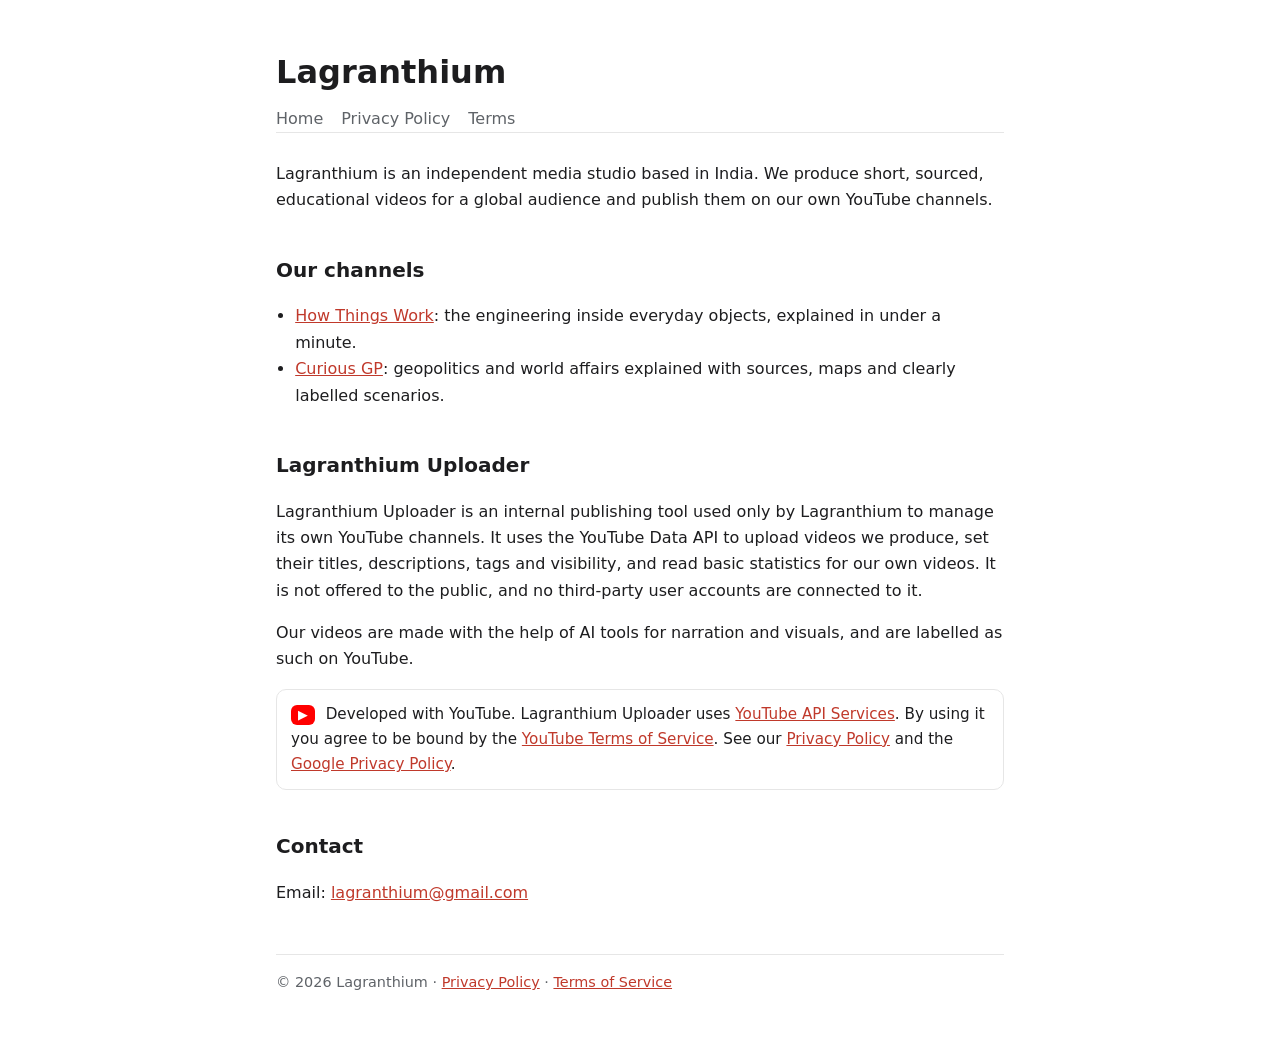
<file: index.html>
<!doctype html>
<html lang="en">
<head>
<meta charset="utf-8">
<meta name="viewport" content="width=device-width,initial-scale=1">
<meta name="google-site-verification" content="JXMriBTeItSExIFEEhoUMnxPY0TzkqZyj-Q_TFOcsWI" />
<title>Lagranthium</title>
<meta name="description" content="Lagranthium creates short educational videos about engineering, science and world affairs.">
<link rel="stylesheet" href="style.css">
</head>
<body><main>
<header><h1>Lagranthium</h1><nav><a href="index.html">Home</a><a href="privacy.html">Privacy Policy</a><a href="terms.html">Terms</a></nav></header>
<p>Lagranthium is an independent media studio based in India. We produce short, sourced, educational videos for a global audience and publish them on our own YouTube channels.</p>
<h2>Our channels</h2>
<ul>
<li><a href="https://www.youtube.com/@HowThingsWorkIn60">How Things Work</a>: the engineering inside everyday objects, explained in under a minute.</li>
<li><a href="https://www.youtube.com/@CuriousGP">Curious GP</a>: geopolitics and world affairs explained with sources, maps and clearly labelled scenarios.</li>
</ul>
<h2>Lagranthium Uploader</h2>
<p>Lagranthium Uploader is an internal publishing tool used only by Lagranthium to manage its own YouTube channels. It uses the YouTube Data API to upload videos we produce, set their titles, descriptions, tags and visibility, and read basic statistics for our own videos. It is not offered to the public, and no third-party user accounts are connected to it.</p>
<p>Our videos are made with the help of AI tools for narration and visuals, and are labelled as such on YouTube.</p>
<p class="badge"><span class="yt-mark" aria-hidden="true">&#9654;</span> Developed with YouTube. Lagranthium Uploader uses <a href="https://developers.google.com/youtube">YouTube API Services</a>. By using it you agree to be bound by the <a href="https://www.youtube.com/t/terms">YouTube Terms of Service</a>. See our <a href="privacy.html">Privacy Policy</a> and the <a href="https://policies.google.com/privacy">Google Privacy Policy</a>.</p>
<h2>Contact</h2>
<p>Email: <a href="mailto:lagranthium@gmail.com">lagranthium@gmail.com</a></p>
<footer>&copy; 2026 Lagranthium &middot; <a href="privacy.html">Privacy Policy</a> &middot; <a href="terms.html">Terms of Service</a></footer>
</main></body>
</html>
</file>
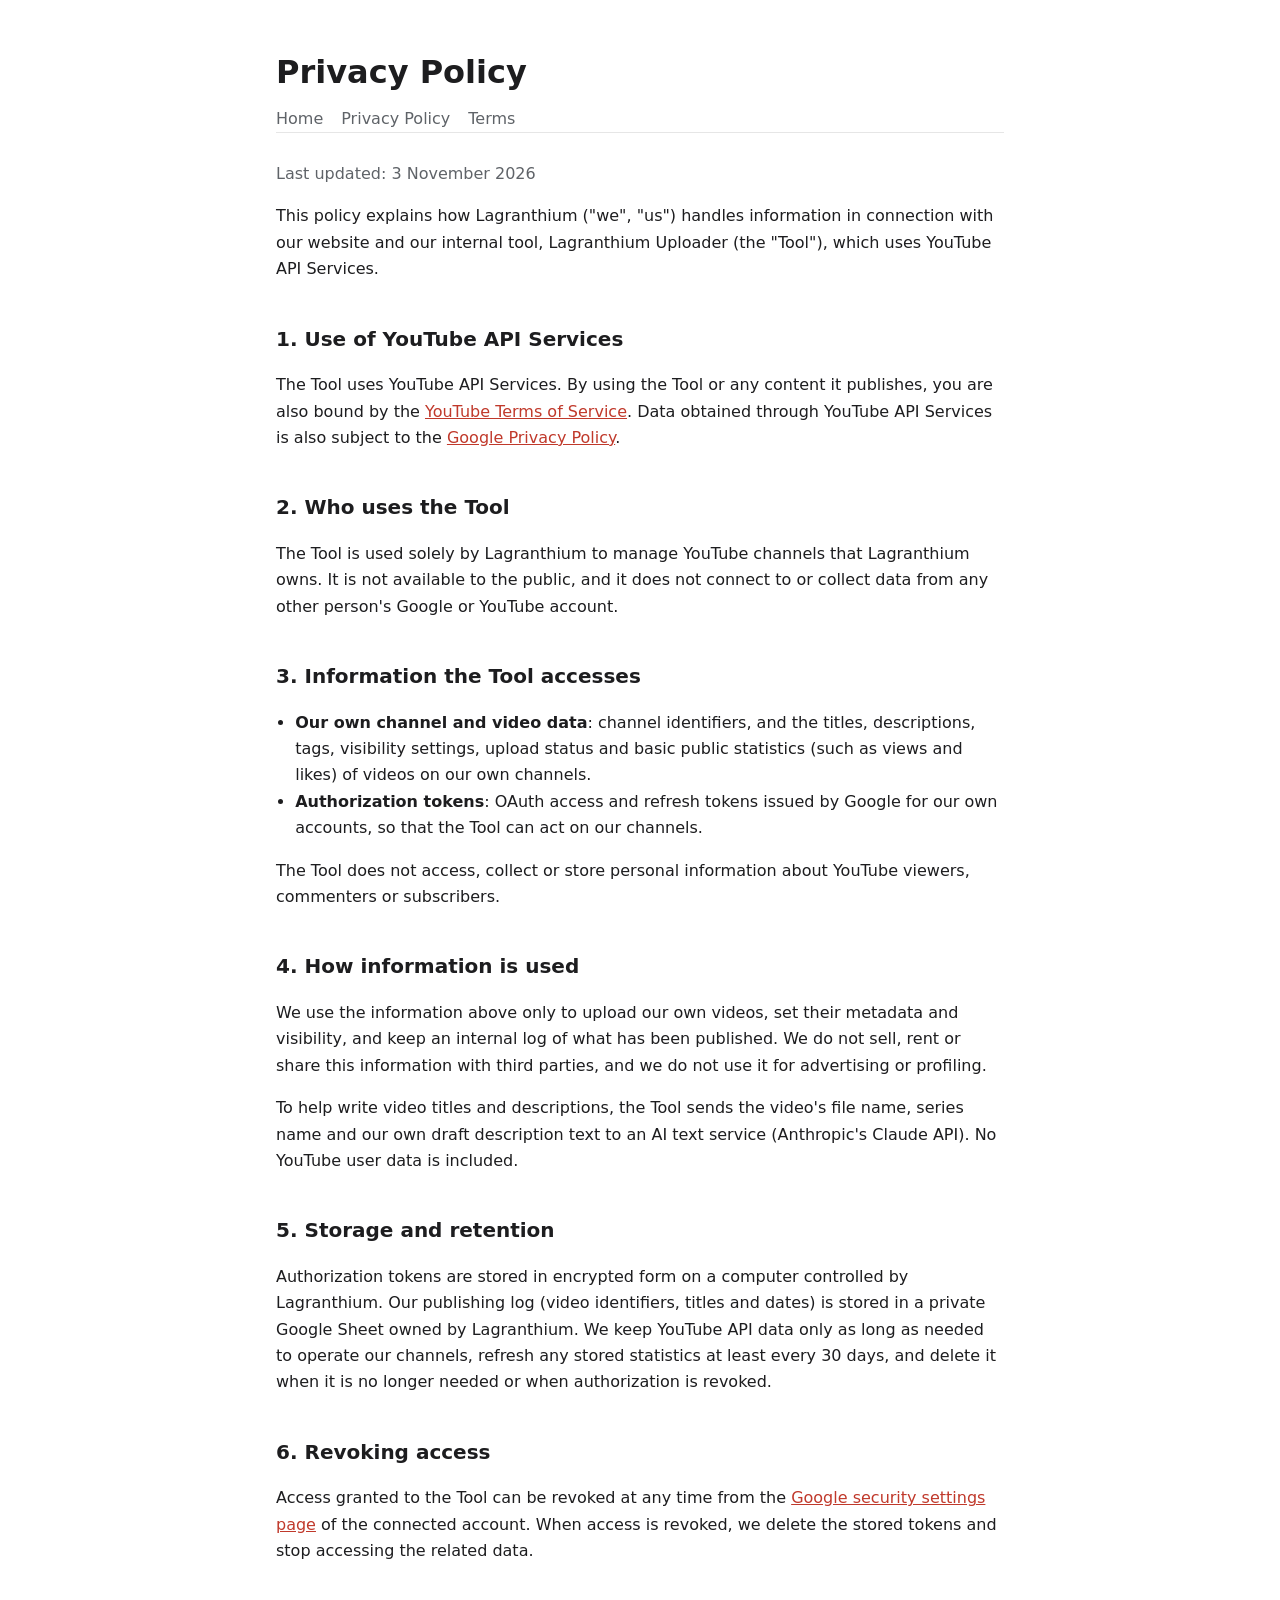
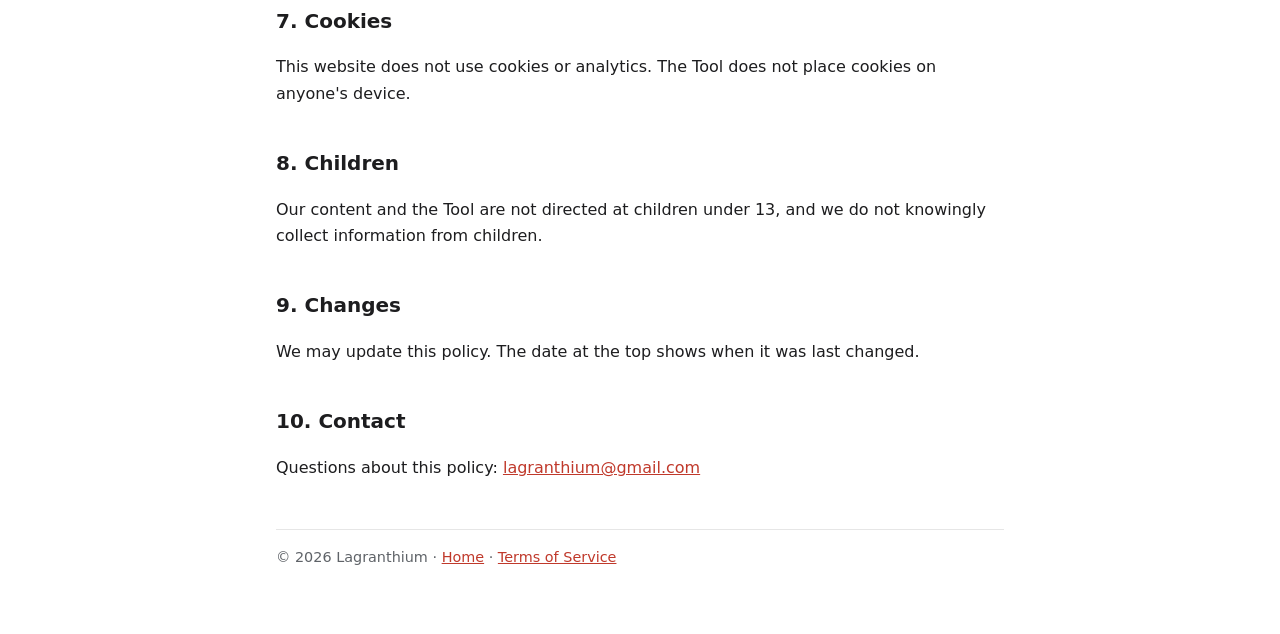
<file: privacy.html>
<!doctype html>
<html lang="en">
<head>
<meta charset="utf-8">
<meta name="viewport" content="width=device-width,initial-scale=1">
<title>Privacy Policy &middot; Lagranthium</title>
<link rel="stylesheet" href="style.css">
</head>
<body><main>
<header><h1>Privacy Policy</h1><nav><a href="index.html">Home</a><a href="privacy.html">Privacy Policy</a><a href="terms.html">Terms</a></nav></header>
<p class="muted">Last updated: 3 November 2026</p>
<p>This policy explains how Lagranthium ("we", "us") handles information in connection with our website and our internal tool, Lagranthium Uploader (the "Tool"), which uses YouTube API Services.</p>

<h2>1. Use of YouTube API Services</h2>
<p>The Tool uses YouTube API Services. By using the Tool or any content it publishes, you are also bound by the <a href="https://www.youtube.com/t/terms">YouTube Terms of Service</a>. Data obtained through YouTube API Services is also subject to the <a href="https://policies.google.com/privacy">Google Privacy Policy</a>.</p>

<h2>2. Who uses the Tool</h2>
<p>The Tool is used solely by Lagranthium to manage YouTube channels that Lagranthium owns. It is not available to the public, and it does not connect to or collect data from any other person's Google or YouTube account.</p>

<h2>3. Information the Tool accesses</h2>
<ul>
<li><strong>Our own channel and video data</strong>: channel identifiers, and the titles, descriptions, tags, visibility settings, upload status and basic public statistics (such as views and likes) of videos on our own channels.</li>
<li><strong>Authorization tokens</strong>: OAuth access and refresh tokens issued by Google for our own accounts, so that the Tool can act on our channels.</li>
</ul>
<p>The Tool does not access, collect or store personal information about YouTube viewers, commenters or subscribers.</p>

<h2>4. How information is used</h2>
<p>We use the information above only to upload our own videos, set their metadata and visibility, and keep an internal log of what has been published. We do not sell, rent or share this information with third parties, and we do not use it for advertising or profiling.</p>
<p>To help write video titles and descriptions, the Tool sends the video's file name, series name and our own draft description text to an AI text service (Anthropic's Claude API). No YouTube user data is included.</p>

<h2>5. Storage and retention</h2>
<p>Authorization tokens are stored in encrypted form on a computer controlled by Lagranthium. Our publishing log (video identifiers, titles and dates) is stored in a private Google Sheet owned by Lagranthium. We keep YouTube API data only as long as needed to operate our channels, refresh any stored statistics at least every 30 days, and delete it when it is no longer needed or when authorization is revoked.</p>

<h2>6. Revoking access</h2>
<p>Access granted to the Tool can be revoked at any time from the <a href="https://myaccount.google.com/permissions">Google security settings page</a> of the connected account. When access is revoked, we delete the stored tokens and stop accessing the related data.</p>

<h2>7. Cookies</h2>
<p>This website does not use cookies or analytics. The Tool does not place cookies on anyone's device.</p>

<h2>8. Children</h2>
<p>Our content and the Tool are not directed at children under 13, and we do not knowingly collect information from children.</p>

<h2>9. Changes</h2>
<p>We may update this policy. The date at the top shows when it was last changed.</p>

<h2>10. Contact</h2>
<p>Questions about this policy: <a href="mailto:lagranthium@gmail.com">lagranthium@gmail.com</a></p>
<footer>&copy; 2026 Lagranthium &middot; <a href="index.html">Home</a> &middot; <a href="terms.html">Terms of Service</a></footer>
</main></body>
</html>
</file>
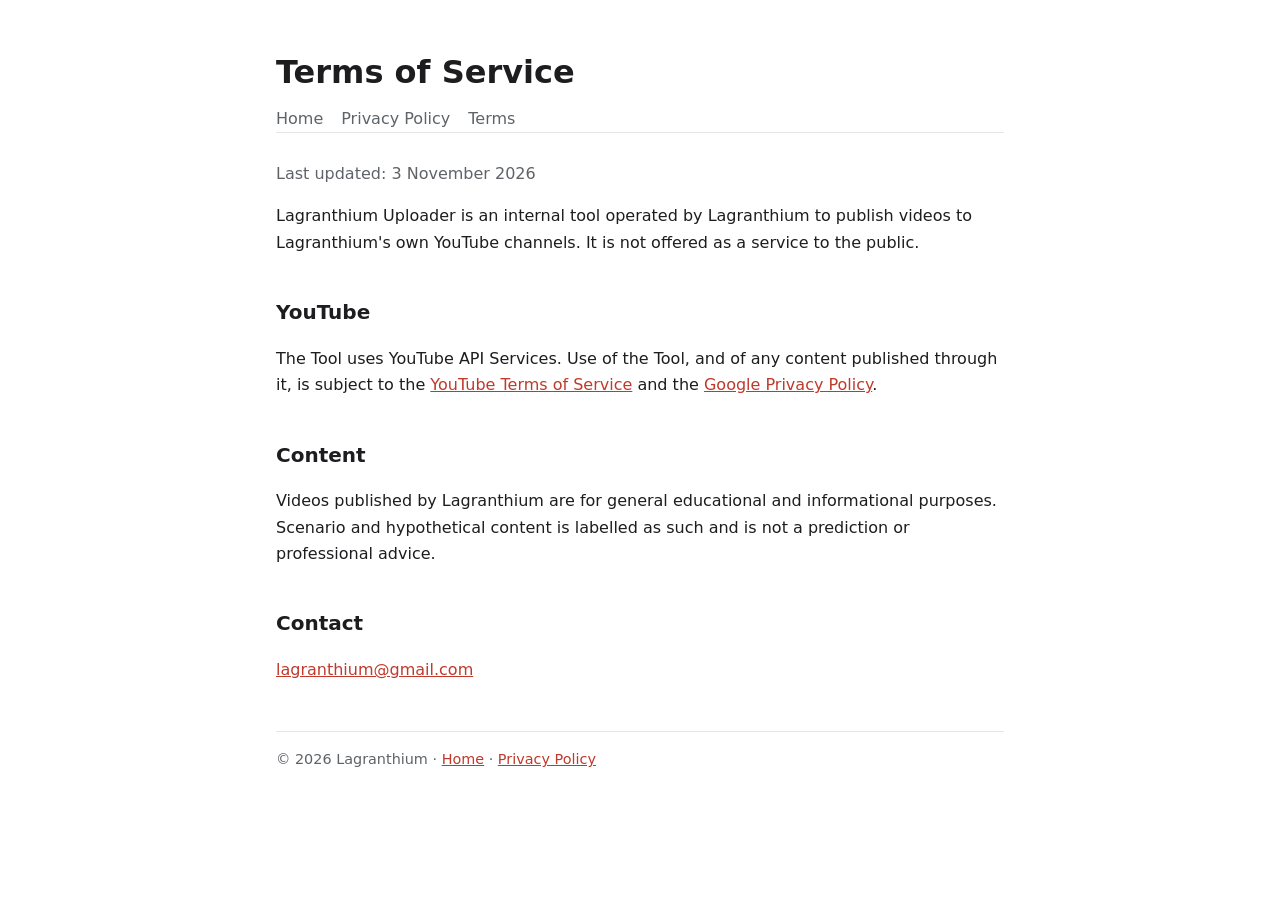
<file: terms.html>
<!doctype html>
<html lang="en">
<head>
<meta charset="utf-8">
<meta name="viewport" content="width=device-width,initial-scale=1">
<title>Terms of Service &middot; Lagranthium</title>
<link rel="stylesheet" href="style.css">
</head>
<body><main>
<header><h1>Terms of Service</h1><nav><a href="index.html">Home</a><a href="privacy.html">Privacy Policy</a><a href="terms.html">Terms</a></nav></header>
<p class="muted">Last updated: 3 November 2026</p>
<p>Lagranthium Uploader is an internal tool operated by Lagranthium to publish videos to Lagranthium's own YouTube channels. It is not offered as a service to the public.</p>
<h2>YouTube</h2>
<p>The Tool uses YouTube API Services. Use of the Tool, and of any content published through it, is subject to the <a href="https://www.youtube.com/t/terms">YouTube Terms of Service</a> and the <a href="https://policies.google.com/privacy">Google Privacy Policy</a>.</p>
<h2>Content</h2>
<p>Videos published by Lagranthium are for general educational and informational purposes. Scenario and hypothetical content is labelled as such and is not a prediction or professional advice.</p>
<h2>Contact</h2>
<p><a href="mailto:lagranthium@gmail.com">lagranthium@gmail.com</a></p>
<footer>&copy; 2026 Lagranthium &middot; <a href="index.html">Home</a> &middot; <a href="privacy.html">Privacy Policy</a></footer>
</main></body>
</html>
</file>
<file: style.css>
:root{--bg:#ffffff;--fg:#1d1d1f;--muted:#5f6368;--accent:#c0392b;--line:#e6e6e6}
@media (prefers-color-scheme:dark){:root{--bg:#121212;--fg:#ececec;--muted:#a0a0a0;--accent:#ff6b5b;--line:#2a2a2a}}
*{box-sizing:border-box}
body{margin:0;background:var(--bg);color:var(--fg);font:16px/1.65 system-ui,-apple-system,"Segoe UI",Roboto,sans-serif}
main{max-width:760px;margin:0 auto;padding:40px 16px 64px}
header{border-bottom:1px solid var(--line);margin-bottom:28px}
nav a{margin-right:18px;color:var(--muted);text-decoration:none}
nav a:hover{color:var(--accent)}
h1{font-size:2rem;margin:.2em 0}
h2{font-size:1.25rem;margin-top:2em}
a{color:var(--accent)}
.muted{color:var(--muted)}
footer{border-top:1px solid var(--line);margin-top:48px;padding-top:16px;color:var(--muted);font-size:.9rem}
ul{padding-left:1.2em}
.badge{border:1px solid var(--line);border-radius:10px;padding:12px 14px;font-size:.95rem}
.yt-mark{display:inline-block;background:#ff0000;color:#fff;border-radius:6px;padding:0 7px;margin-right:6px;font-size:.8rem;line-height:1.6}
</file>
